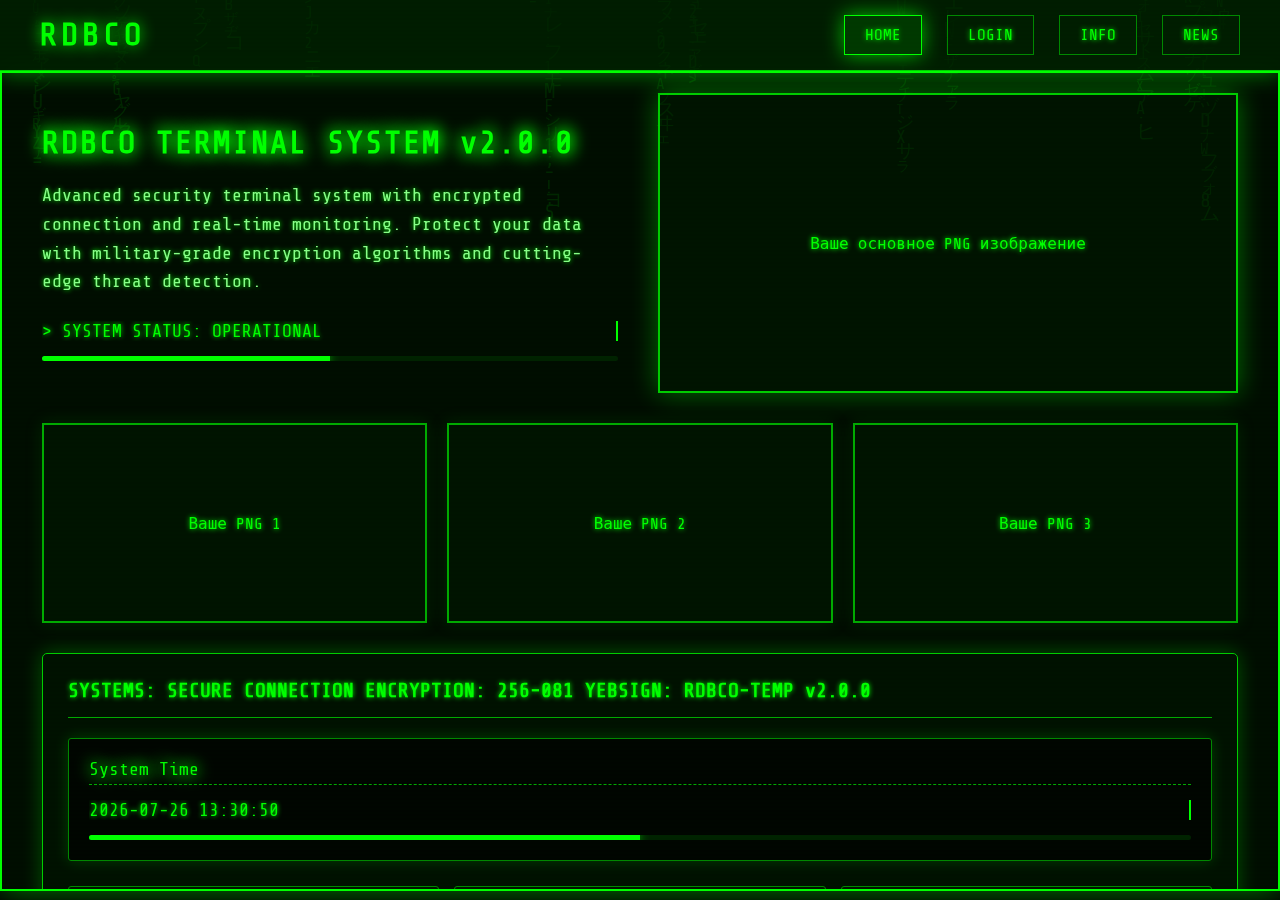
<file: index.html>
<!DOCTYPE html>
<html lang="ru">
<head>
  <meta charset="UTF-8" />
  <meta name="viewport" content="width=device-width, initial-scale=1.0"/>
  <title>RDBCO TERMINAL SYSTEM</title>
  <link href="https://fonts.googleapis.com/css2?family=Share+Tech+Mono&display=swap" rel="stylesheet">
  <link rel="stylesheet" href="styles/main.css">
  <link rel="stylesheet" href="styles/matrix.css">
  <link rel="stylesheet" href="styles/components.css">
</head>
<body>
  <!-- Canvas для Matrix эффекта -->
  <canvas id="matrix-bg"></canvas>
  
  <!-- Верхняя навигация -->
  <div class="nav-top">
    <div class="logo">RDBCO</div>
    <div class="nav-items">
      <div class="nav-item active" data-section="home">Home</div>
      <div class="nav-item" data-section="login">Login</div>
      <div class="nav-item" data-section="info">Info</div>
      <div class="nav-item" data-section="news">News</div>
    </div>
  </div>

  <!-- Основной контейнер -->
  <div class="container">
    <!-- Домашняя секция -->
    <div id="home" class="section active">
      <!-- Герой секция -->
      <div class="hero">
        <div class="hero-text">
          <h1 class="hero-title">RDBCO TERMINAL SYSTEM v2.0.0</h1>
          <p class="hero-description">Advanced security terminal system with encrypted connection and real-time monitoring. Protect your data with military-grade encryption algorithms and cutting-edge threat detection.</p>
          <div class="typing-animation">> SYSTEM STATUS: OPERATIONAL</div>
          <div class="loading-bar"></div>
        </div>
        <div class="hero-image">
          <div class="image-placeholder">Ваше основное PNG изображение</div>
        </div>
      </div>

      <!-- Сетка изображений -->
      <div class="image-grid">
        <div class="grid-item">
          <div class="image-placeholder">Ваше PNG 1</div>
        </div>
        <div class="grid-item">
          <div class="image-placeholder">Ваше PNG 2</div>
        </div>
        <div class="grid-item">
          <div class="image-placeholder">Ваше PNG 3</div>
        </div>
      </div>

      <!-- Контент -->
      <div class="content">
        <div class="header">
          <h2>SYSTEMS: SECURE CONNECTION ENCRYPTION: 256-081 YEBSIGN: RDBCO-TEMP v2.0.0</h2>
        </div>

        <!-- Системное время -->
        <div class="card">
          <div class="card-title">System Time</div>
          <div id="system-time" class="typing-animation">2025-09-05 17:58:42</div>
          <div class="loading-bar"></div>
        </div>

        <!-- Опции -->
        <div class="options">
          <div class="option-item">Uptime</div>
          <div class="option-item">Main 36s</div>
          <div class="option-item">Status</div>
          <div class="option-item">Mode</div>
          <div class="option-item">Security</div>
          <div class="option-item">Integrity</div>
          <div class="option-item">Nominal</div>
          <div class="option-item">Maximum</div>
          <div class="option-item">Verified</div>
        </div>

        <!-- Статистика -->
        <div class="stats">
          <div class="stat">
            <div>CPU Load</div>
            <div class="stat-value" id="cpu-load">29%</div>
          </div>
          <div class="stat">
            <div>Mem</div>
            <div class="stat-value" id="mem-usage">3.7 GB</div>
          </div>
          <div class="stat">
            <div>Net In</div>
            <div class="stat-value" id="net-in">1.5 MB/s</div>
          </div>
          <div class="stat">
            <div>Net Out</div>
            <div class="stat-value" id="net-out">1.7 MB/s</div>
          </div>
        </div>
      </div>
    </div>

    <!-- Секция логина -->
    <div id="login" class="section">
      <h1 class="hero-title">SECURE LOGIN</h1>
      <p class="hero-description">Access restricted areas with your credentials. All login attempts are monitored and logged.</p>
      
      <div class="login-form">
        <div class="form-group">
          <label for="username">Username:</label>
          <input type="text" id="username" placeholder="Enter your username">
        </div>
        <div class="form-group">
          <label for="password">Password:</label>
          <input type="password" id="password" placeholder="Enter your password">
        </div>
        <button class="btn">Authenticate</button>
        <button class="btn btn-secondary">Register</button>
      </div>

      <div class="info-panel">
        <h3 class="info-title">SECURITY NOTICE</h3>
        <p class="info-text">> Ensure you are using a secure connection<br>> Your credentials are encrypted with AES-256<br>> Multiple failed attempts will trigger lockdown</p>
      </div>
    </div>

    <!-- Секция информации -->
    <div id="info" class="section">
      <h1 class="hero-title">SYSTEM INFORMATION</h1>
      
      <div class="hero">
        <div class="hero-text">
          <p class="hero-description">RDBCO Terminal System is a advanced security platform designed for real-time monitoring and threat detection. The system utilizes machine learning algorithms to identify and neutralize potential threats before they can cause harm.</p>
          <div class="typing-animation">> SYSTEM INTEGRITY: 100%</div>
          <div class="loading-bar"></div>
        </div>
        <div class="hero-image">
          <div class="image-placeholder">Ваше информационное PNG</div>
        </div>
      </div>

      <div class="info-panel">
        <h3 class="info-title">TECHNICAL SPECIFICATIONS</h3>
        <p class="info-text">
          > Encryption: AES-256 with elliptic curve cryptography<br>
          > Real-time monitoring: 500+ parameters<br>
          > Threat database: Updated every 5 minutes<br>
          > Response time: &lt;50ms for critical threats<br>
          > Compatibility: Windows, Linux, macOS, Android, iOS
        </p>
      </div>

      <div class="image-grid">
        <div class="grid-item">
          <div class="image-placeholder">Технология 1</div>
        </div>
        <div class="grid-item">
          <div class="image-placeholder">Технология 2</div>
        </div>
        <div class="grid-item">
          <div class="image-placeholder">Технология 3</div>
        </div>
      </div>
    </div>

    <!-- Секция новостей -->
    <div id="news" class="section">
      <h1 class="hero-title">SECURITY NEWS</h1>
      <p class="hero-description">Latest updates from the cybersecurity world. Stay informed about recent threats and vulnerabilities.</p>
      
      <div class="news-container">
        <div class="news-item">
          <div class="news-date">2025-09-05</div>
          <h3 class="news-title">New Zero-Day Vulnerability Discovered</h3>
          <p class="news-content">Security researchers have identified a critical zero-day vulnerability in popular web browsers. RDBCO systems are already protected against this threat.</p>
        </div>
        
        <div class="news-item">
          <div class="news-date">2025-09-03</div>
          <h3 class="news-title">RDBCO System Update v2.0.0 Released</h3>
          <p class="news-content">The latest update includes enhanced threat detection algorithms and improved performance. All users are advised to update immediately.</p>
        </div>
        
        <div class="news-item">
          <div class="news-date">2025-08-28</div>
          <h3 class="news-title">Global Cyber Attack Thwarted</h3>
          <p class="news-content">A coordinated cyber attack targeting financial institutions was prevented by RDBCO systems. No data was compromised.</p>
        </div>
      </div>

      <div class="image-grid">
        <div class="grid-item">
          <div class="image-placeholder">Новость 1</div>
        </div>
        <div class="grid-item">
          <div class="image-placeholder">Новость 2</div>
        </div>
        <div class="grid-item">
          <div class="image-placeholder">Новость 3</div>
        </div>
      </div>
    </div>
  </div>

  <!-- Эффекты -->
  <div class="scanlines"></div>
  <div class="flicker"></div>

  <script src="scripts/matrix.js"></script>
  <script src="scripts/main.js"></script>
</body>
</html>
</file>
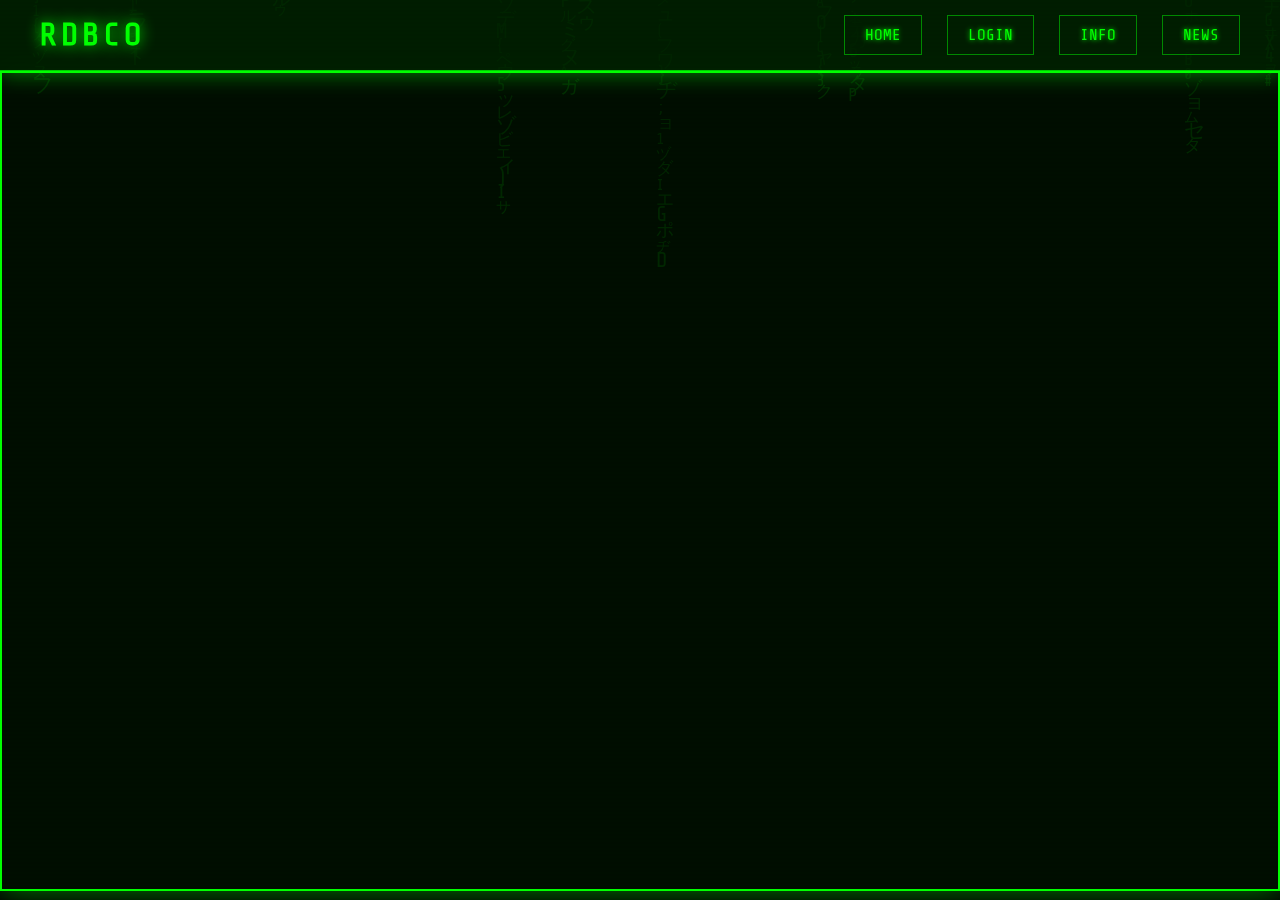
<file: backend/src/main/resources/static/index.html>
<!DOCTYPE html>
<html lang="ru">
<head>
  <meta charset="UTF-8" />
  <meta name="viewport" content="width=device-width, initial-scale=1.0"/>
  <title>RDBCO TERMINAL SYSTEM</title>
  <link href="https://fonts.googleapis.com/css2?family=Share+Tech+Mono&display=swap" rel="stylesheet">
  <link rel="stylesheet" href="styles/main.css">
  <link rel="stylesheet" href="styles/matrix.css">
  <link rel="stylesheet" href="styles/components.css">
  <link rel="stylesheet" href="styles/errors.css"> <!-- Для toast уведомлений -->
</head>
<body>

  <!-- Контейнер для toast уведомлений -->
  <div id="toast-container"></div>

  <!-- Canvas для Matrix эффекта -->
  <canvas id="matrix-bg"></canvas>

  <!-- Верхняя навигация -->
  <div class="nav-top">
    <div class="logo">RDBCO</div>
    <div class="nav-items">
      <div class="nav-item active" data-section="home">Home</div>
      <div class="nav-item" data-section="login">Login</div>
      <div class="nav-item" data-section="info">Info</div>
      <div class="nav-item" data-section="news">News</div>
    </div>
  </div>

  <!-- Основной контейнер -->
  <div class="container">
    <!-- HOME -->
    <div id="home" class="section active">
      <div class="hero">
        <div class="hero-text">
          <h1 class="hero-title">RDBCO TERMINAL SYSTEM v2.0.0</h1>
          <p class="hero-description">Advanced security terminal system with encrypted connection and real-time monitoring. Protect your data with military-grade encryption algorithms and cutting-edge threat detection.</p>
          <div class="typing-animation">> SYSTEM STATUS: OPERATIONAL</div>
          <div class="loading-bar"></div>
        </div>
        <div class="hero-image">
          <div class="image-placeholder">Ваше основное PNG изображение</div>
        </div>
      </div>
      <div class="image-grid">
        <div class="grid-item"><div class="image-placeholder">Ваше PNG 1</div></div>
        <div class="grid-item"><div class="image-placeholder">Ваше PNG 2</div></div>
        <div class="grid-item"><div class="image-placeholder">Ваше PNG 3</div></div>
      </div>
      <div class="content">
        <div class="header">
          <h2>SYSTEMS: SECURE CONNECTION ENCRYPTION: 256-081 YEBSIGN: RDBCO-TEMP v2.0.0</h2>
        </div>
        <div class="card">
          <div class="card-title">System Time</div>
          <div id="system-time" class="typing-animation">2025-09-05 17:58:42</div>
          <div class="loading-bar"></div>
        </div>
        <div class="options">
          <div class="option-item">Uptime</div>
          <div class="option-item">Main 36s</div>
          <div class="option-item">Status</div>
          <div class="option-item">Mode</div>
          <div class="option-item">Security</div>
          <div class="option-item">Integrity</div>
          <div class="option-item">Nominal</div>
          <div class="option-item">Maximum</div>
          <div class="option-item">Verified</div>
        </div>
        <div class="stats">
          <div class="stat"><div>CPU Load</div><div class="stat-value" id="cpu-load">29%</div></div>
          <div class="stat"><div>Mem</div><div class="stat-value" id="mem-usage">3.7 GB</div></div>
          <div class="stat"><div>Net In</div><div class="stat-value" id="net-in">1.5 MB/s</div></div>
          <div class="stat"><div>Net Out</div><div class="stat-value" id="net-out">1.7 MB/s</div></div>
        </div>
      </div>
    </div>

    <!-- LOGIN -->
    <div id="login" class="section">
      <h1 class="hero-title" id="login-title">SECURE LOGIN</h1>
      <p class="hero-description" id="login-desc">Access restricted areas with your credentials. All login attempts are monitored and logged.</p>
      <div class="login-form" id="login-form">
        <div class="form-group">
          <label for="username">Username:</label>
          <input type="text" id="username" placeholder="Enter your username">
        </div>
        <div class="form-group">
          <label for="password">Password:</label>
          <input type="password" id="password" placeholder="Enter your password">
        </div>
        <button class="btn aut">Authenticate</button>
        <button class="btn reg" id="show-register">Register</button>
      </div>
      <div class="login-form" id="register-form" style="display:none;">
        <div class="form-group">
          <label for="reg-username">Username:</label>
          <input type="text" id="reg-username" placeholder="Choose a username">
        </div>
        <div class="form-group">
          <label for="reg-email">Email:</label>
          <input type="email" id="reg-email" placeholder="Enter your email">
        </div>
        <div class="form-group">
          <label for="reg-password">Password:</label>
          <input type="password" id="reg-password" placeholder="Choose a password">
        </div>
        <button class="btn reg">Register</button>
        <button class="btn aut" id="back-to-login">Back to Login</button>
      </div>
      <div class="info-panel">
        <h3 class="info-title">SECURITY NOTICE</h3>
        <p class="info-text">> Ensure you are using a secure connection<br>> Your credentials are encrypted with AES-256<br>> Multiple failed attempts will trigger lockdown</p>
      </div>
    </div>

    <!-- INFO -->
    <div id="info" class="section">
      <h1 class="hero-title">SYSTEM INFORMATION</h1>
      <div class="hero">
        <div class="hero-text">
          <p class="hero-description">RDBCO Terminal System is a advanced security platform designed for real-time monitoring and threat detection. The system utilizes machine learning algorithms to identify and neutralize potential threats before they can cause harm.</p>
          <div class="typing-animation">> SYSTEM INTEGRITY: 100%</div>
          <div class="loading-bar"></div>
        </div>
        <div class="hero-image">
          <div class="image-placeholder">Ваше информационное PNG</div>
        </div>
      </div>
      <div class="info-panel">
        <h3 class="info-title">TECHNICAL SPECIFICATIONS</h3>
        <p class="info-text">
          > Encryption: AES-256 with elliptic curve cryptography<br>
          > Real-time monitoring: 500+ parameters<br>
          > Threat database: Updated every 5 minutes<br>
          > Response time: &lt;50ms for critical threats<br>
          > Compatibility: Windows, Linux, macOS, Android, iOS
        </p>
      </div>
      <div class="image-grid">
        <div class="grid-item"><div class="image-placeholder">Технология 1</div></div>
        <div class="grid-item"><div class="image-placeholder">Технология 2</div></div>
        <div class="grid-item"><div class="image-placeholder">Технология 3</div></div>
      </div>
    </div>

    <!-- NEWS -->
    <div id="news" class="section">
      <h1 class="hero-title">SECURITY NEWS</h1>
      <p class="hero-description">Latest updates from the cybersecurity world. Stay informed about recent threats and vulnerabilities.</p>
      <div class="news-container">
        <div class="news-item">
          <div class="news-date">2025-09-05</div>
          <h3 class="news-title">New Zero-Day Vulnerability Discovered</h3>
          <p class="news-content">Security researchers have identified a critical zero-day vulnerability in popular web browsers. RDBCO systems are already protected against this threat.</p>
        </div>
        <div class="news-item">
          <div class="news-date">2025-09-03</div>
          <h3 class="news-title">RDBCO System Update v2.0.0 Released</h3>
          <p class="news-content">The latest update includes enhanced threat detection algorithms and improved performance. All users are advised to update immediately.</p>
        </div>
        <div class="news-item">
          <div class="news-date">2025-08-28</div>
          <h3 class="news-title">Global Cyber Attack Thwarted</h3>
          <p class="news-content">A coordinated cyber attack targeting financial institutions was prevented by RDBCO systems. No data was compromised.</p>
        </div>
      </div>
      <div class="image-grid">
        <div class="grid-item"><div class="image-placeholder">Новость 1</div></div>
        <div class="grid-item"><div class="image-placeholder">Новость 2</div></div>
        <div class="grid-item"><div class="image-placeholder">Новость 3</div></div>
      </div>
    </div>
  </div>

  <!-- Эффекты -->
  <div class="scanlines"></div>
  <div class="flicker"></div>

  <!-- Скрипты -->
  <script src="scripts/matrix.js"></script>
  <script src="scripts/main.js"></script> <!-- JS с showToast -->

  <!-- Скрипт переключения формы логин/регистрация -->
  <script>
    const loginForm = document.getElementById("login-form");
    const registerForm = document.getElementById("register-form");
    const title = document.getElementById("login-title");
    const desc = document.getElementById("login-desc");

    document.getElementById("show-register").addEventListener("click", () => {
      loginForm.style.display = "none";
      registerForm.style.display = "block";
      title.textContent = "REGISTER";
      desc.textContent = "Create your secure account to access the system.";
    });

    document.getElementById("back-to-login").addEventListener("click", () => {
      registerForm.style.display = "none";
      loginForm.style.display = "block";
      title.textContent = "SECURE LOGIN";
      desc.textContent = "Access restricted areas with your credentials. All login attempts are monitored and logged.";
    });
  </script>
</body>
</html>
</file>
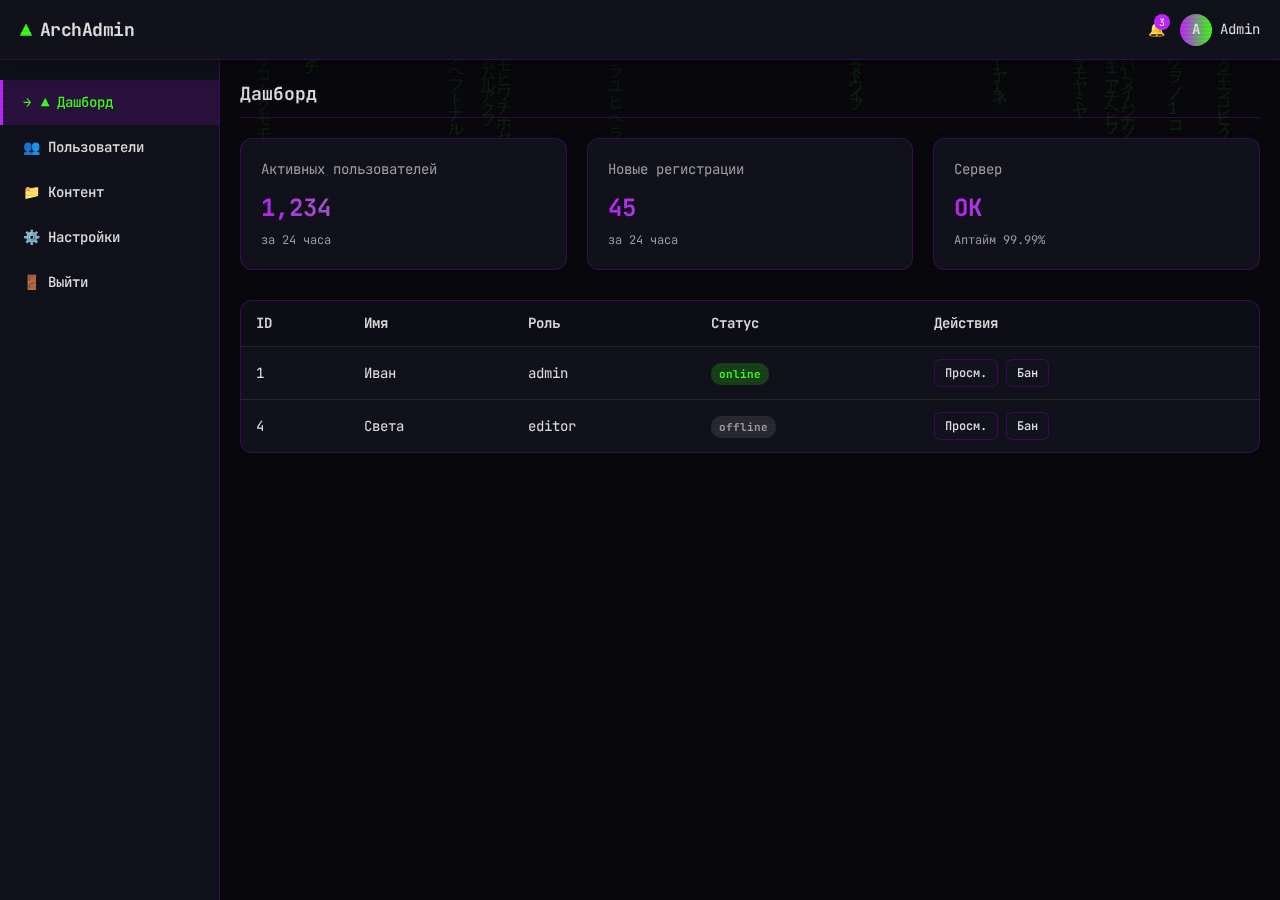
<file: admin/admin.html>
<!DOCTYPE html>
<html lang="ru">
<head>
  <meta charset="UTF-8">
  <meta name="viewport" content="width=device-width, initial-scale=1.0">
  <title>Admin Panel — Arch/Hyprland Style</title>
  <link href="https://fonts.googleapis.com/css2?family=JetBrains+Mono:wght@300;400;600;700&display=swap" rel="stylesheet">
  <style>
    :root {
      --tox-bg: #0a0a0f;
      --tox-surface: rgba(19, 19, 32, 0.85);
      --tox-purple: #c124ff;
      --tox-green: #39ff14;
      --tox-cyan: #00f5d4;
      --tox-grad: linear-gradient(90deg, var(--tox-purple), var(--tox-green));
      --tox-grad-vertical: linear-gradient(180deg, var(--tox-purple), var(--tox-green));
      --tox-border: rgba(152, 0, 212, 0.3);
      --tox-glow: 0 0 10px rgba(94, 250, 66, 0.849), 0 0 20px rgba(188, 19, 254, 0.5);
      --tox-text: #e0e0e0;
      --tox-muted: #a0a0a0;
      --tox-radius: 12px;
      --tox-font: 'JetBrains Mono', 'Fira Code', monospace;
    }

    * {
      margin: 0;
      padding: 0;
      box-sizing: border-box;
    }

    body {
      background-color: var(--tox-bg);
      color: var(--tox-text);
      font-family: var(--tox-font);
      font-size: 14px;
      line-height: 1.5;
      overflow-x: hidden;
      min-height: 100vh;
      position: relative;
    }

    /* Эффект scanlines */
    body::before {
      content: '';
      position: fixed;
      top: 0;
      left: 0;
      width: 100%;
      height: 100%;
      background: linear-gradient(rgba(18, 16, 16, 0) 50%, rgba(0, 0, 0, 0.25) 50%);
      background-size: 100% 4px;
      z-index: 100;
      pointer-events: none;
      opacity: 0.2;
    }

    /* Matrix canvas */
    #matrix-bg {
      position: fixed;
      top: 0;
      left: 0;
      width: 100%;
      height: 100%;
      z-index: -2;
      opacity: 0.15;
    }

    /* Контейнер админ-панели */
    .admin-container {
      display: grid;
      grid-template-columns: 220px 1fr;
      grid-template-rows: 60px 1fr;
      min-height: 100vh;
    }

    /* Верхняя панель */
    .header {
      grid-column: 1 / -1;
      background: var(--tox-surface);
      backdrop-filter: blur(10px);
      border-bottom: 1px solid var(--tox-border);
      display: flex;
      align-items: center;
      justify-content: space-between;
      padding: 0 20px;
      box-shadow: 0 2px 15px rgba(0, 0, 0, 0.5);
      z-index: 10;
    }

    .logo {
      font-weight: 700;
      font-size: 18px;
      display: flex;
      align-items: center;
      letter-spacing: -0.5px;
    }

    .logo::before {
      content: "▲";
      margin-right: 8px;
      color: var(--tox-green);
      font-size: 20px;
    }

    .user-menu {
      display: flex;
      align-items: center;
      gap: 15px;
    }

    .notifications {
      position: relative;
      cursor: pointer;
    }

    .badge {
      position: absolute;
      top: -5px;
      right: -5px;
      background: var(--tox-purple);
      color: white;
      border-radius: 50%;
      width: 16px;
      height: 16px;
      font-size: 10px;
      display: flex;
      align-items: center;
      justify-content: center;
    }

    .user-info {
      display: flex;
      align-items: center;
      gap: 8px;
      cursor: pointer;
    }

    .avatar {
      width: 32px;
      height: 32px;
      border-radius: 50%;
      background: var(--tox-grad);
      display: flex;
      align-items: center;
      justify-content: center;
      font-weight: bold;
    }

    /* Сайдбар */
    .sidebar {
      background: var(--tox-surface);
      backdrop-filter: blur(10px);
      border-right: 1px solid var(--tox-border);
      padding: 20px 0;
      height: calc(100vh - 60px);
      position: sticky;
      top: 60px;
      overflow-y: auto;
    }

    .nav-item {
      padding: 12px 20px;
      display: flex;
      align-items: center;
      gap: 10px;
      cursor: pointer;
      transition: all 0.3s ease;
      border-left: 3px solid transparent;
      font-weight: 500;
    }

    .nav-item:hover {
      background: rgba(188, 19, 254, 0.1);
      border-left: 3px solid var(--tox-purple);
    }

    .nav-item.active {
      background: rgba(188, 19, 254, 0.15);
      border-left: 3px solid var(--tox-purple);
      color: var(--tox-green);
    }

    .nav-item.active::before {
      content: "→";
      color: var(--tox-green);
    }

    /* Основное содержимое */
    .main-content {
      padding: 20px;
      position: relative;
    }

    .view {
      display: none;
    }

    .view.active {
      display: block;
      animation: fadeIn 0.3s ease;
    }

    @keyframes fadeIn {
      from { opacity: 0; transform: translateY(10px); }
      to { opacity: 1; transform: translateY(0); }
    }

    .section-title {
      margin-bottom: 20px;
      padding-bottom: 10px;
      border-bottom: 1px solid var(--tox-border);
      font-size: 18px;
      font-weight: 600;
      display: flex;
      align-items: center;
      justify-content: space-between;
    }

    /* Карточки */
    .card-grid {
      display: grid;
      grid-template-columns: repeat(auto-fill, minmax(250px, 1fr));
      gap: 20px;
      margin-bottom: 30px;
    }

    .card {
      background: var(--tox-surface);
      border: 1px solid var(--tox-border);
      border-radius: var(--tox-radius);
      padding: 20px;
      transition: all 0.3s ease;
      box-shadow: 0 4px 12px rgba(0, 0, 0, 0.2);
      backdrop-filter: blur(10px);
    }

    .card:hover {
      transform: translateY(-5px);
      box-shadow: var(--tox-glow);
    }

    .card-title {
      font-size: 14px;
      color: var(--tox-muted);
      margin-bottom: 10px;
    }

    .card-value {
      font-size: 24px;
      font-weight: bold;
      background: var(--tox-grad);
      -webkit-background-clip: text;
      background-clip: text;
      color: transparent;
    }

    .card-sub {
      font-size: 12px;
      color: var(--tox-muted);
      margin-top: 5px;
    }

    /* Таблицы */
    .table-container {
      background: var(--tox-surface);
      border: 1px solid var(--tox-border);
      border-radius: var(--tox-radius);
      overflow: hidden;
      margin-bottom: 20px;
      box-shadow: 0 4px 12px rgba(0, 0, 0, 0.2);
      backdrop-filter: blur(10px);
    }

    table {
      width: 100%;
      border-collapse: collapse;
    }

    th, td {
      padding: 12px 15px;
      text-align: left;
      border-bottom: 1px solid rgba(255, 255, 255, 0.1);
    }

    th {
      background: rgba(0, 0, 0, 0.2);
      font-weight: 600;
    }

    tr:last-child td {
      border-bottom: none;
    }

    tr:hover {
      background: rgba(188, 19, 254, 0.05);
    }

    /* Кнопки */
    .btn {
      padding: 8px 16px;
      border: none;
      border-radius: 6px;
      background: var(--tox-surface);
      color: var(--tox-text);
      font-family: var(--tox-font);
      font-size: 13px;
      cursor: pointer;
      transition: all 0.2s ease;
      border: 1px solid var(--tox-border);
      font-weight: 500;
    }

    .btn:hover {
      background: rgba(188, 19, 254, 0.1);
      box-shadow: 0 0 10px rgba(188, 19, 254, 0.3);
    }

    .btn-primary {
      background: var(--tox-grad);
      color: black;
      font-weight: bold;
      border: none;
    }

    .btn-primary:hover {
      box-shadow: var(--tox-glow);
      transform: translateY(-2px);
    }

    .btn-sm {
      padding: 5px 10px;
      font-size: 12px;
    }

    /* Формы */
    .form-group {
      margin-bottom: 15px;
    }

    .form-label {
      display: block;
      margin-bottom: 5px;
      font-size: 13px;
      color: var(--tox-muted);
    }

    .form-input {
      width: 100%;
      padding: 10px;
      border-radius: 6px;
      background: rgba(0, 0, 0, 0.2);
      border: 1px solid var(--tox-border);
      color: var(--tox-text);
      font-family: var(--tox-font);
    }

    .form-input:focus {
      outline: none;
      border-color: var(--tox-purple);
      box-shadow: 0 0 0 2px rgba(188, 19, 254, 0.3);
    }

    /* Бейджи */
    .status-badge {
      padding: 4px 8px;
      border-radius: 10px;
      font-size: 11px;
      font-weight: bold;
    }

    .status-online {
      background: rgba(57, 255, 20, 0.2);
      color: var(--tox-green);
    }

    .status-offline {
      background: rgba(255, 255, 255, 0.1);
      color: var(--tox-muted);
    }

    /* Анимации */
    @keyframes glow {
      0% { box-shadow: 0 0 5px var(--tox-purple); }
      50% { box-shadow: 0 0 20px var(--tox-purple), 0 0 30px var(--tox-green); }
      100% { box-shadow: 0 0 5px var(--tox-purple); }
    }

    .glow-effect {
      animation: glow 2s infinite;
    }

    /* Адаптивность */
    @media (max-width: 768px) {
      .admin-container {
        grid-template-columns: 1fr;
      }
      
      .sidebar {
        display: none;
      }
      
      .card-grid {
        grid-template-columns: 1fr;
      }
    }
  </style>
</head>
<body>
  <!-- Matrix эффект -->
  <canvas id="matrix-bg"></canvas>

  <div class="admin-container">
    <!-- Верхняя панель -->
    <header class="header">
      <div class="logo">ArchAdmin</div>
      <div class="user-menu">
        <div class="notifications">
          🔔
          <span class="badge">3</span>
        </div>
        <div class="user-info">
          <div class="avatar">A</div>
          <span>Admin</span>
        </div>
      </div>
    </header>

    <!-- Сайдбар -->
    <aside class="sidebar">
      <div class="nav-item active" data-view="dashboard">▲ Дашборд</div>
      <div class="nav-item" data-view="users">👥 Пользователи</div>
      <div class="nav-item" data-view="content">📁 Контент</div>
      <div class="nav-item" data-view="settings">⚙️ Настройки</div>
      <div class="nav-item">🚪 Выйти</div>
    </aside>

    <!-- Основное содержимое -->
    <main class="main-content">
      <!-- Дашборд -->
      <section id="dashboard" class="view active">
        <h2 class="section-title">Дашборд</h2>
        
        <div class="card-grid">
          <div class="card">
            <div class="card-title">Активных пользователей</div>
            <div class="card-value">1,234</div>
            <div class="card-sub">за 24 часа</div>
          </div>
          
          <div class="card">
            <div class="card-title">Новые регистрации</div>
            <div class="card-value">45</div>
            <div class="card-sub">за 24 часа</div>
          </div>
          
          <div class="card glow-effect">
            <div class="card-title">Сервер</div>
            <div class="card-value">OK</div>
            <div class="card-sub">Аптайм 99.99%</div>
          </div>
        </div>
        
        <div class="table-container">
          <table>
            <thead>
              <tr>
                <th>ID</th>
                <th>Имя</th>
                <th>Роль</th>
                <th>Статус</th>
                <th>Действия</th>
              </tr>
            </thead>
            <tbody>
              <tr>
                <td>1</td>
                <td>Иван</td>
                <td>admin</td>
                <td><span class="status-badge status-online">online</span></td>
                <td>
                  <button class="btn btn-sm">Просм.</button>
                  <button class="btn btn-sm">Бан</button>
                </td>
              </tr>
              <tr>
                <td>4</td>
                <td>Света</td>
                <td>editor</td>
                <td><span class="status-badge status-offline">offline</span></td>
                <td>
                  <button class="btn btn-sm">Просм.</button>
                  <button class="btn btn-sm">Бан</button>
                </td>
              </tr>
            </tbody>
          </table>
        </div>
      </section>

      <!-- Пользователи -->
      <section id="users" class="view">
        <h2 class="section-title">
          Пользователи
          <button class="btn btn-primary">Добавить пользователя</button>
        </h2>
        
        <div class="table-container">
          <table>
            <thead>
              <tr>
                <th>ID</th>
                <th>Имя</th>
                <th>Почта</th>
                <th>Роль</th>
                <th>Статус</th>
                <th>Действия</th>
              </tr>
            </thead>
            <tbody>
              <tr>
                <td>1</td>
                <td>Иван</td>
                <td>ivan@example.com</td>
                <td>admin</td>
                <td><span class="status-badge status-online">online</span></td>
                <td>
                  <button class="btn btn-sm">Просм.</button>
                  <button class="btn btn-sm">Бан</button>
                </td>
              </tr>
              <tr>
                <td>4</td>
                <td>Света</td>
                <td>sveta@example.com</td>
                <td>editor</td>
                <td><span class="status-badge status-offline">offline</span></td>
                <td>
                  <button class="btn btn-sm">Просм.</button>
                  <button class="btn btn-sm">Бан</button>
                </td>
              </tr>
            </tbody>
          </table>
        </div>
        
        <div class="card">
          <h3 style="margin-bottom: 15px;">Фильтры</h3>
          <div class="form-group">
            <label class="form-label">Роль</label>
            <select class="form-input">
              <option>Все</option>
              <option>admin</option>
              <option>editor</option>
            </select>
          </div>
          <div style="display: flex; gap: 10px;">
            <button class="btn">Применить</button>
            <button class="btn">Сбросить</button>
          </div>
        </div>
      </section>

      <!-- Контент -->
      <section id="content" class="view">
        <h2 class="section-title">
          Контент
          <div>
            <button class="btn btn-primary">Новая запись</button>
            <button class="btn">Импорт</button>
          </div>
        </h2>
        
        <div class="card-grid">
          <div class="card">
            <div class="card-title">Пост: Как сделать крутой UI</div>
            <div class="card-sub">черновик — 2025-08-30</div>
          </div>
          <div class="card">
            <div class="card-title">Статья: Новости проекта</div>
            <div class="card-sub">опубликовано — 2025-08-21</div>
          </div>
        </div>
        
        <div class="card">
          <h3 style="margin-bottom: 15px;">Управление медиа</h3>
          <p style="color: var(--tox-muted); margin-bottom: 15px;">
            Загрузки, галерея и быстрые правки записей.
          </p>
          <div style="display: flex; gap: 10px;">
            <button class="btn">Загрузить</button>
            <button class="btn">Удалить выбранное</button>
          </div>
        </div>
      </section>

      <!-- Настройки -->
      <section id="settings" class="view">
        <h2 class="section-title">
          Настройки
          <button class="btn btn-primary">Сохранить</button>
        </h2>
        
        <div class="card">
          <h3 style="margin-bottom: 15px;">Общие</h3>
          <div class="form-group">
            <label class="form-label">Название сайта</label>
            <input class="form-input" value="Dih project">
          </div>
          <div class="form-group">
            <label class="form-label">Локаль</label>
            <select class="form-input">
              <option>ru</option>
              <option>en</option>
            </select>
          </div>
          <div class="form-group">
            <label class="form-label">Режим</label>
            <div style="display: flex; align-items: center; gap: 10px;">
              <div style="width: 50px; height: 24px; background: var(--tox-grad); border-radius: 12px; position: relative;">
                <div style="width: 20px; height: 20px; background: white; border-radius: 50%; position: absolute; top: 2px; right: 2px;"></div>
              </div>
              <span>Включено</span>
            </div>
          </div>
        </div>
      </section>
    </main>
  </div>

  <script>
    document.addEventListener('DOMContentLoaded', function() {
      // Matrix эффект
      const canvas = document.getElementById('matrix-bg');
      const ctx = canvas.getContext('2d');
      
      // Установка размера canvas
      canvas.width = window.innerWidth;
      canvas.height = window.innerHeight;
      
      // Символы для Matrix эффекта
      const matrixChars = '01アイウエオカキクケコサシスセソタチツテトナニヌネノハヒフヘホマミムメモヤユヨラリルレロワヲン';
      const fontSize = 16;
      const columns = Math.floor(canvas.width / fontSize);
      
      // Массив для хранения позиции Y каждой колонки
      const drops = [];
      // Массив для хранения скорости каждой колонки
      const speeds = [];
      
      for (let i = 0; i < columns; i++) {
        drops[i] = Math.random() * -100; // Начинаем выше экрана
        speeds[i] = Math.random() * 0.5 + 0.5; // Разная скорость
      }
      
      // Функция рисования Matrix эффекта
      function draw() {
        // Полупрозрачный черный фон для эффекта исчезновения
        ctx.fillStyle = 'rgba(10, 10, 15, 0.05)';
        ctx.fillRect(0, 0, canvas.width, canvas.height);
        
        // Цвет текста - токсичный зеленый
        ctx.font = `${fontSize}px 'JetBrains Mono'`;
        
        for (let i = 0; i < drops.length; i++) {
          // Случайный символ
          const text = matrixChars.charAt(Math.floor(Math.random() * matrixChars.length));
          
          // Градиентная яркость (верх ярче, низ темнее)
          const brightness = Math.max(50, 200 - (drops[i] * 1.5));
          ctx.fillStyle = `rgb(${57 * brightness/255}, ${255 * brightness/255}, ${20 * brightness/255})`;
          
          // Рисуем символ
          ctx.fillText(text, i * fontSize, drops[i] * fontSize);
          
          // Сброс капли, если она достигла низа
          if (drops[i] * fontSize > canvas.height && Math.random() > 0.975) {
            drops[i] = Math.random() * -50;
            speeds[i] = Math.random() * 0.5 + 0.5;
          }
          
          // Перемещение капли вниз
          drops[i] += speeds[i];
        }
      }
      
      // Запуск анимации
      setInterval(draw, 33);
      
      // Обработчик изменения размера окна
      window.addEventListener('resize', function() {
        canvas.width = window.innerWidth;
        canvas.height = window.innerHeight;
        
        // Пересчет колонок
        const newColumns = Math.floor(canvas.width / fontSize);
        
        // Обновление массивов
        if (newColumns > columns) {
          for (let i = columns; i < newColumns; i++) {
            drops[i] = Math.random() * -100;
            speeds[i] = Math.random() * 0.5 + 0.5;
          }
        } else {
          drops.length = newColumns;
          speeds.length = newColumns;
        }
      });

      // Переключение между вкладками
      const navItems = document.querySelectorAll('.nav-item');
      const views = document.querySelectorAll('.view');

      navItems.forEach(item => {
        item.addEventListener('click', function() {
          const viewId = this.getAttribute('data-view');
          if (!viewId) return;
          
          // Активируем выбранную вкладку
          navItems.forEach(nav => nav.classList.remove('active'));
          this.classList.add('active');
          
          // Показываем выбранное представление
          views.forEach(view => view.classList.remove('active'));
          document.getElementById(viewId).classList.add('active');
        });
      });

      // Эффекты при наведении на кнопки
      const buttons = document.querySelectorAll('.btn');
      buttons.forEach(btn => {
        btn.addEventListener('mouseenter', function() {
          this.style.transform = 'translateY(-2px)';
        });
        
        btn.addEventListener('mouseleave', function() {
          this.style.transform = 'translateY(0)';
        });
      });
    });
  </script>
</body>
</html>
</file>
<file: styles/main.css>
* {
  margin: 0;
  padding: 0;
  box-sizing: border-box;
}

body {
  background-color: #000;
  color: #0f0;
  font-family: 'Share Tech Mono', monospace;
  height: 100vh;
  overflow: hidden;
  position: relative;
  text-shadow: 0 0 5px #0f0; /* Легкое свечение текста */
}

/* Усиливаем контрастность важных элементов */
.hero-title, .card-title, .info-title, .news-title {
  text-shadow: 0 0 10px #0f0, 0 0 15px #0f0;
}

.nav-top {
  border-bottom: 2px solid #00ff00; /* Более яркая граница */
  box-shadow: 0 5px 20px rgba(0, 255, 0, 0.5);
}

/* Эффект сканирования */
.scanlines {
  position: fixed;
  top: 0;
  left: 0;
  width: 100%;
  height: 100%;
  background: linear-gradient(to bottom, 
    rgba(0, 255, 0, 0.03) 50%, 
    rgba(0, 0, 0, 0) 50%);
  background-size: 100% 4px;
  pointer-events: none;
  z-index: 100;
  opacity: 0.2;
}

/* Эффект мерцания */
.flicker {
  position: fixed;
  top: 0;
  left: 0;
  width: 100%;
  height: 100%;
  pointer-events: none;
  z-index: 101;
  animation: flicker 10s infinite;
}

@keyframes flicker {
  0%, 19%, 21%, 23%, 25%, 54%, 56%, 100% {
    opacity: 0.1;
  }
  20%, 24%, 55% {
    opacity: 0.3;
  }

  
}
</file>
<file: styles/matrix.css>
#matrix-bg {
  position: fixed;
  top: 0;
  left: 0;
  width: 100%;
  height: 100%;
  z-index: -1;
  opacity: 20; /* Оптимальная видимость */
}

/* Улучшаем читаемость контента поверх Matrix */
.container {
  position: relative;
  z-index: 1;
  background: rgba(0, 15, 0, 0.85);
  border: 2px solid #00ff00;
  box-shadow: 0 0 40px rgba(0, 255, 0, 0.4);
}

.nav-top {
  position: relative;
  z-index: 2;
  background: rgba(0, 30, 0, 0.95);
}
</file>
<file: styles/components.css>
/* Верхняя навигация */
.nav-top {
  display: flex;
  justify-content: space-between;
  align-items: center;
  padding: 15px 40px;
  background: rgba(0, 20, 0, 0.9);
  border-bottom: 1px solid #00cc00;
  box-shadow: 0 0 20px rgba(0, 255, 0, 0.4);
  position: relative;
  z-index: 10;
}

.logo {
  color: #0f0;
  font-size: 32px;
  letter-spacing: 4px;
  text-shadow: 0 0 15px #0f0;
  animation: glow 2s infinite alternate;
  font-weight: bold;
}

@keyframes glow {
  from {
    text-shadow: 0 0 5px #0f0;
  }
  to {
    text-shadow: 0 0 20px #0f0, 0 0 30px #0f0;
  }
}

.nav-items {
  display: flex;
  gap: 25px;
}

.nav-item {
  padding: 10px 20px;
  background: rgba(0, 30, 0, 0.7);
  color: #0f0;
  border: 1px solid #008800;
  cursor: pointer;
  text-align: center;
  transition: all 0.3s ease;
  position: relative;
  overflow: hidden;
  font-size: 16px;
  text-transform: uppercase;
}

.nav-item:hover {
  background: rgba(0, 50, 0, 0.8);
  box-shadow: 0 0 15px rgba(0, 255, 0, 0.6);
  transform: translateY(-3px);
}

.nav-item.active {
  background: rgba(0, 60, 0, 0.9);
  box-shadow: 0 0 20px rgba(0, 255, 0, 0.7);
  border-color: #00ff00;
}

.nav-item::after {
  content: '';
  position: absolute;
  top: 0;
  left: -100%;
  width: 100%;
  height: 100%;
  background: linear-gradient(90deg, transparent, rgba(0, 255, 0, 0.4), transparent);
  transition: 0.5s;
}

.nav-item:hover::after {
  left: 100%;
}

/* Основной контейнер */
.container {
  padding: 20px 40px; /* Уменьшил верхний отступ */
  height: calc(100vh - 80px); /* Соответственно уменьшил высоту */
  display: flex;
  flex-direction: column;
  gap: 25px;
  background: rgba(0, 10, 0, 0.7);
  overflow-y: auto;
}

/* Герой секция */
.hero {
  display: flex;
  gap: 40px;
  margin-bottom: 30px;
  align-items: center;
}

.hero-text {
  flex: 1;
}

.hero-title {
  font-size: 32px;
  color: #0f0;
  margin-bottom: 20px;
  text-shadow: 0 0 10px #0f0;
  letter-spacing: 2px;
}

.hero-description {
  font-size: 18px;
  line-height: 1.6;
  color: #8f8;
  margin-bottom: 25px;
}

.hero-image {
  flex: 1;
  border: 2px solid #00cc00;
  box-shadow: 0 0 25px rgba(0, 255, 0, 0.4);
  height: 300px;
  display: flex;
  align-items: center;
  justify-content: center;
  background: rgba(0, 30, 0, 0.4);
  overflow: hidden;
  position: relative;
}

.hero-image img {
  max-width: 100%;
  max-height: 100%;
  object-fit: contain;
}

.image-placeholder {
  color: #0f0;
  text-align: center;
  padding: 20px;
  font-size: 16px;
}

/* Контент */
.content {
  background: rgba(0, 20, 0, 0.6);
  border: 1px solid #00cc00;
  box-shadow: 0 0 20px rgba(0, 255, 0, 0.3);
  border-radius: 5px;
  padding: 25px;
  display: flex;
  flex-direction: column;
  overflow: hidden;
  position: relative;
}

.header {
  border-bottom: 1px solid #00aa00;
  padding-bottom: 15px;
  margin-bottom: 20px;
  text-shadow: 0 0 5px #0f0;
}

.header h2 {
  font-size: 20px;
  color: #0f0;
  animation: textScroll 25s linear infinite;
  white-space: nowrap;
}

@keyframes textScroll {
  0% {
    transform: translateX(100%);
  }
  100% {
    transform: translateX(-100%);
  }
}

/* Карточки */
.card {
  background: rgba(0, 0, 0, 0.7);
  border: 1px solid #008800;
  padding: 20px;
  margin-bottom: 25px;
  box-shadow: 0 0 15px rgba(0, 255, 0, 0.2);
  transition: all 0.3s ease;
  border-radius: 3px;
}

.card:hover {
  box-shadow: 0 0 20px rgba(0, 255, 0, 0.5);
  transform: translateY(-5px);
}

.card-title {
  color: #0f0;
  margin-bottom: 15px;
  font-size: 18px;
  text-shadow: 0 0 5px #0f0;
  border-bottom: 1px dashed #00aa00;
  padding-bottom: 5px;
}

/* Опции */
.options {
  display: grid;
  grid-template-columns: repeat(3, 1fr);
  gap: 15px;
  margin-bottom: 25px;
}

.option-item {
  padding: 12px 10px;
  background: rgba(0, 20, 0, 0.8);
  border: 1px solid #008800;
  text-align: center;
  font-size: 16px;
  cursor: pointer;
  transition: all 0.3s ease;
  border-radius: 3px;
}

.option-item:hover {
  background: rgba(0, 40, 0, 0.9);
  box-shadow: 0 0 15px rgba(0, 255, 0, 0.4);
  transform: scale(1.05);
}

/* Статистика */
.stats {
  display: grid;
  grid-template-columns: repeat(4, 1fr);
  gap: 20px;
}

.stat {
  background: rgba(0, 0, 0, 0.7);
  border: 1px solid #008800;
  padding: 20px 15px;
  text-align: center;
  transition: all 0.3s ease;
  border-radius: 3px;
}

.stat:hover {
  box-shadow: 0 0 20px rgba(0, 255, 0, 0.4);
  transform: scale(1.05);
}

.stat-value {
  color: #0f0;
  font-size: 28px;
  margin-top: 15px;
  text-shadow: 0 0 10px #0f0;
  font-weight: bold;
}

/* Анимация печатающего текста */
.typing-animation {
  overflow: hidden;
  border-right: 2px solid #0f0;
  white-space: nowrap;
  animation: typing 4s steps(50, end), blink-caret 0.8s step-end infinite;
  font-size: 18px;
}

@keyframes typing {
  from { width: 0 }
  to { width: 100% }
}

@keyframes blink-caret {
  from, to { border-color: transparent }
  50% { border-color: #0f0 }
}

/* Эффект загрузки */
.loading-bar {
  height: 5px;
  width: 100%;
  background: #002200;
  margin-top: 15px;
  position: relative;
  overflow: hidden;
  border-radius: 3px;
}

.loading-bar::after {
  content: '';
  position: absolute;
  height: 100%;
  width: 50%;
  background: #0f0;
  animation: loading 2.5s infinite ease-in-out;
  box-shadow: 0 0 10px #0f0;
}

@keyframes loading {
  0% { left: -50%; }
  100% { left: 150%; }
}

/* Секции */
.section {
  display: none;
  animation: fadeIn 0.5s ease;
}

@keyframes fadeIn {
  from { opacity: 0; }
  to { opacity: 1; }
}

.section.active {
  display: block;
}

/* Грид с изображениями */
.image-grid {
  display: grid;
  grid-template-columns: repeat(3, 1fr);
  gap: 20px;
  margin: 30px 0;
}

.grid-item {
  border: 2px solid #00aa00;
  height: 200px;
  display: flex;
  align-items: center;
  justify-content: center;
  background: rgba(0, 30, 0, 0.4);
  overflow: hidden;
  transition: all 0.3s ease;
  box-shadow: 0 0 15px rgba(0, 100, 0, 0.3);
}

.grid-item:hover {
  transform: scale(1.05);
  box-shadow: 0 0 25px rgba(0, 255, 0, 0.5);
}

/* Форма логина */
.login-form {
  max-width: 500px;
  margin: 0 auto;
  padding: 30px;
  background: rgba(0, 0, 0, 0.7);
  border: 1px solid #00aa00;
  border-radius: 5px;
  box-shadow: 0 0 20px rgba(0, 100, 0, 0.4);
}

.form-group {
  margin-bottom: 20px;
}

.form-group label {
  display: block;
  margin-bottom: 8px;
  color: #0f0;
}

.form-group input {
  width: 100%;
  padding: 12px;
  background: rgba(0, 30, 0, 0.5);
  border: 1px solid #008800;
  color: #0f0;
  font-family: 'Share Tech Mono', monospace;
  border-radius: 3px;
}

.form-group input:focus {
  outline: none;
  border-color: #00ff00;
  box-shadow: 0 0 10px rgba(0, 255, 0, 0.3);
}

.btn {
  padding: 12px 25px;
  background: rgba(0, 40, 0, 0.8);
  border: 1px solid #00aa00;
  color: #0f0;
  cursor: pointer;
  font-family: 'Share Tech Mono', monospace;
  text-transform: uppercase;
  transition: all 0.3s ease;
  border-radius: 3px;
}

.btn:hover {
  background: rgba(0, 60, 0, 0.9);
  box-shadow: 0 0 15px rgba(0, 255, 0, 0.5);
}

/* Информационная панель */
.info-panel {
  background: rgba(0, 0, 0, 0.7);
  border: 1px solid #00aa00;
  padding: 20px;
  margin-top: 30px;
  border-radius: 5px;
  box-shadow: 0 0 15px rgba(0, 100, 0, 0.3);
}

.info-title {
  color: #0f0;
  margin-bottom: 15px;
  font-size: 22px;
  border-bottom: 1px dashed #00aa00;
  padding-bottom: 5px;
}

.info-text {
  line-height: 1.6;
  color: #8f8;
}

/* Новости */
.news-container {
  display: flex;
  flex-direction: column;
  gap: 20px;
  margin-top: 30px;
}

.news-item {
  background: rgba(0, 0, 0, 0.7);
  border: 1px solid #008800;
  padding: 20px;
  border-radius: 5px;
  transition: all 0.3s ease;
}

.news-item:hover {
  border-color: #00ff00;
  box-shadow: 0 0 15px rgba(0, 255, 0, 0.3);
}

.news-date {
  color: #0f0;
  font-size: 14px;
  margin-bottom: 10px;
}

.news-title {
  color: #0f0;
  margin-bottom: 10px;
  font-size: 18px;
}

.news-content {
  color: #8f8;
  line-height: 1.6;
}

/* Добавьте эти стили в конец файла */

/* Увеличиваем контрастность основного контента */
.container {
  background: rgba(0, 15, 0, 0.85); /* Более непрозрачный фон */
  border: 2px solid #00ff00; /* Более яркая граница */
  box-shadow: 0 0 30px rgba(0, 255, 0, 0.5); /* Более яркая тень */
}

/* Увеличиваем яркость текста */
.hero-title, .card-title, .info-title, .news-title {
  text-shadow: 0 0 15px #0f0, 0 0 20px #0f0; /* Усиленная тень */
}

/* Делаем навигацию более контрастной */
.nav-top {
  background: rgba(0, 30, 0, 0.95);
  box-shadow: 0 0 25px rgba(0, 255, 0, 0.6);
}
</file>
<file: backend/src/main/resources/static/styles/main.css>
* {
  margin: 0;
  padding: 0;
  box-sizing: border-box;
}

body {
  background-color: #000;
  color: #0f0;
  font-family: 'Share Tech Mono', monospace;
  height: 100vh;
  overflow: hidden;
  position: relative;
  text-shadow: 0 0 5px #0f0; /* Легкое свечение текста */
}

/* Усиливаем контрастность важных элементов */
.hero-title, .card-title, .info-title, .news-title {
  text-shadow: 0 0 10px #0f0, 0 0 15px #0f0;
}

.nav-top {
  border-bottom: 2px solid #00ff00; /* Более яркая граница */
  box-shadow: 0 5px 20px rgba(0, 255, 0, 0.5);
}

/* Эффект сканирования */
.scanlines {
  position: fixed;
  top: 0;
  left: 0;
  width: 100%;
  height: 100%;
  background: linear-gradient(to bottom, 
    rgba(0, 255, 0, 0.03) 50%, 
    rgba(0, 0, 0, 0) 50%);
  background-size: 100% 4px;
  pointer-events: none;
  z-index: 100;
  opacity: 0.2;
}

/* Эффект мерцания */
.flicker {
  position: fixed;
  top: 0;
  left: 0;
  width: 100%;
  height: 100%;
  pointer-events: none;
  z-index: 101;
  animation: flicker 10s infinite;
}

@keyframes flicker {
  0%, 19%, 21%, 23%, 25%, 54%, 56%, 100% {
    opacity: 0.1;
  }
  20%, 24%, 55% {
    opacity: 0.3;
  }

  
}
</file>
<file: backend/src/main/resources/static/styles/matrix.css>
#matrix-bg {
  position: fixed;
  top: 0;
  left: 0;
  width: 100%;
  height: 100%;
  z-index: -1;
  opacity: 20; /* Оптимальная видимость */
}

/* Улучшаем читаемость контента поверх Matrix */
.container {
  position: relative;
  z-index: 1;
  background: rgba(0, 15, 0, 0.85);
  border: 2px solid #00ff00;
  box-shadow: 0 0 40px rgba(0, 255, 0, 0.4);
}

.nav-top {
  position: relative;
  z-index: 2;
  background: rgba(0, 30, 0, 0.95);
}
</file>
<file: backend/src/main/resources/static/styles/components.css>
/* Верхняя навигация */
.nav-top {
  display: flex;
  justify-content: space-between;
  align-items: center;
  padding: 15px 40px;
  background: rgba(0, 20, 0, 0.9);
  border-bottom: 1px solid #00cc00;
  box-shadow: 0 0 20px rgba(0, 255, 0, 0.4);
  position: relative;
  z-index: 10;
}

.logo {
  color: #0f0;
  font-size: 32px;
  letter-spacing: 4px;
  text-shadow: 0 0 15px #0f0;
  animation: glow 2s infinite alternate;
  font-weight: bold;
}

@keyframes glow {
  from {
    text-shadow: 0 0 5px #0f0;
  }
  to {
    text-shadow: 0 0 20px #0f0, 0 0 30px #0f0;
  }
}

.nav-items {
  display: flex;
  gap: 25px;
}

.nav-item {
  padding: 10px 20px;
  background: rgba(0, 30, 0, 0.7);
  color: #0f0;
  border: 1px solid #008800;
  cursor: pointer;
  text-align: center;
  transition: all 0.3s ease;
  position: relative;
  overflow: hidden;
  font-size: 16px;
  text-transform: uppercase;
}

.nav-item:hover {
  background: rgba(0, 50, 0, 0.8);
  box-shadow: 0 0 15px rgba(0, 255, 0, 0.6);
  transform: translateY(-3px);
}

.nav-item.active {
  background: rgba(0, 60, 0, 0.9);
  box-shadow: 0 0 20px rgba(0, 255, 0, 0.7);
  border-color: #00ff00;
}

.nav-item::after {
  content: '';
  position: absolute;
  top: 0;
  left: -100%;
  width: 100%;
  height: 100%;
  background: linear-gradient(90deg, transparent, rgba(0, 255, 0, 0.4), transparent);
  transition: 0.5s;
}

.nav-item:hover::after {
  left: 100%;
}

/* Основной контейнер */
.container {
  padding: 20px 40px; /* Уменьшил верхний отступ */
  height: calc(100vh - 80px); /* Соответственно уменьшил высоту */
  display: flex;
  flex-direction: column;
  gap: 25px;
  background: rgba(0, 10, 0, 0.7);
  overflow-y: auto;
}

/* Герой секция */
.hero {
  display: flex;
  gap: 40px;
  margin-bottom: 30px;
  align-items: center;
}

.hero-text {
  flex: 1;
}

.hero-title {
  font-size: 32px;
  color: #0f0;
  margin-bottom: 20px;
  text-shadow: 0 0 10px #0f0;
  letter-spacing: 2px;
}

.hero-description {
  font-size: 18px;
  line-height: 1.6;
  color: #8f8;
  margin-bottom: 25px;
}

.hero-image {
  flex: 1;
  border: 2px solid #00cc00;
  box-shadow: 0 0 25px rgba(0, 255, 0, 0.4);
  height: 300px;
  display: flex;
  align-items: center;
  justify-content: center;
  background: rgba(0, 30, 0, 0.4);
  overflow: hidden;
  position: relative;
}

.hero-image img {
  max-width: 100%;
  max-height: 100%;
  object-fit: contain;
}

.image-placeholder {
  color: #0f0;
  text-align: center;
  padding: 20px;
  font-size: 16px;
}

/* Контент */
.content {
  background: rgba(0, 20, 0, 0.6);
  border: 1px solid #00cc00;
  box-shadow: 0 0 20px rgba(0, 255, 0, 0.3);
  border-radius: 5px;
  padding: 25px;
  display: flex;
  flex-direction: column;
  overflow: hidden;
  position: relative;
}

.header {
  border-bottom: 1px solid #00aa00;
  padding-bottom: 15px;
  margin-bottom: 20px;
  text-shadow: 0 0 5px #0f0;
}

.header h2 {
  font-size: 20px;
  color: #0f0;
  animation: textScroll 25s linear infinite;
  white-space: nowrap;
}

@keyframes textScroll {
  0% {
    transform: translateX(100%);
  }
  100% {
    transform: translateX(-100%);
  }
}

/* Карточки */
.card {
  background: rgba(0, 0, 0, 0.7);
  border: 1px solid #008800;
  padding: 20px;
  margin-bottom: 25px;
  box-shadow: 0 0 15px rgba(0, 255, 0, 0.2);
  transition: all 0.3s ease;
  border-radius: 3px;
}

.card:hover {
  box-shadow: 0 0 20px rgba(0, 255, 0, 0.5);
  transform: translateY(-5px);
}

.card-title {
  color: #0f0;
  margin-bottom: 15px;
  font-size: 18px;
  text-shadow: 0 0 5px #0f0;
  border-bottom: 1px dashed #00aa00;
  padding-bottom: 5px;
}

/* Опции */
.options {
  display: grid;
  grid-template-columns: repeat(3, 1fr);
  gap: 15px;
  margin-bottom: 25px;
}

.option-item {
  padding: 12px 10px;
  background: rgba(0, 20, 0, 0.8);
  border: 1px solid #008800;
  text-align: center;
  font-size: 16px;
  cursor: pointer;
  transition: all 0.3s ease;
  border-radius: 3px;
}

.option-item:hover {
  background: rgba(0, 40, 0, 0.9);
  box-shadow: 0 0 15px rgba(0, 255, 0, 0.4);
  transform: scale(1.05);
}

/* Статистика */
.stats {
  display: grid;
  grid-template-columns: repeat(4, 1fr);
  gap: 20px;
}

.stat {
  background: rgba(0, 0, 0, 0.7);
  border: 1px solid #008800;
  padding: 20px 15px;
  text-align: center;
  transition: all 0.3s ease;
  border-radius: 3px;
}

.stat:hover {
  box-shadow: 0 0 20px rgba(0, 255, 0, 0.4);
  transform: scale(1.05);
}

.stat-value {
  color: #0f0;
  font-size: 28px;
  margin-top: 15px;
  text-shadow: 0 0 10px #0f0;
  font-weight: bold;
}

/* Анимация печатающего текста */
.typing-animation {
  overflow: hidden;
  border-right: 2px solid #0f0;
  white-space: nowrap;
  animation: typing 4s steps(50, end), blink-caret 0.8s step-end infinite;
  font-size: 18px;
}

@keyframes typing {
  from { width: 0 }
  to { width: 100% }
}

@keyframes blink-caret {
  from, to { border-color: transparent }
  50% { border-color: #0f0 }
}

/* Эффект загрузки */
.loading-bar {
  height: 5px;
  width: 100%;
  background: #002200;
  margin-top: 15px;
  position: relative;
  overflow: hidden;
  border-radius: 3px;
}

.loading-bar::after {
  content: '';
  position: absolute;
  height: 100%;
  width: 50%;
  background: #0f0;
  animation: loading 2.5s infinite ease-in-out;
  box-shadow: 0 0 10px #0f0;
}

@keyframes loading {
  0% { left: -50%; }
  100% { left: 150%; }
}

/* Секции */
.section {
  display: none;
  animation: fadeIn 0.5s ease;
}

@keyframes fadeIn {
  from { opacity: 0; }
  to { opacity: 1; }
}

.section.active {
  display: block;
}

/* Грид с изображениями */
.image-grid {
  display: grid;
  grid-template-columns: repeat(3, 1fr);
  gap: 20px;
  margin: 30px 0;
}

.grid-item {
  border: 2px solid #00aa00;
  height: 200px;
  display: flex;
  align-items: center;
  justify-content: center;
  background: rgba(0, 30, 0, 0.4);
  overflow: hidden;
  transition: all 0.3s ease;
  box-shadow: 0 0 15px rgba(0, 100, 0, 0.3);
}

.grid-item:hover {
  transform: scale(1.05);
  box-shadow: 0 0 25px rgba(0, 255, 0, 0.5);
}

/* Форма логина */
.login-form {
  max-width: 500px;
  margin: 0 auto;
  padding: 30px;
  background: rgba(0, 0, 0, 0.7);
  border: 1px solid #00aa00;
  border-radius: 5px;
  box-shadow: 0 0 20px rgba(0, 100, 0, 0.4);
}

.form-group {
  margin-bottom: 20px;
}

.form-group label {
  display: block;
  margin-bottom: 8px;
  color: #0f0;
}

.form-group input {
  width: 100%;
  padding: 12px;
  background: rgba(0, 30, 0, 0.5);
  border: 1px solid #008800;
  color: #0f0;
  font-family: 'Share Tech Mono', monospace;
  border-radius: 3px;
}

.form-group input:focus {
  outline: none;
  border-color: #00ff00;
  box-shadow: 0 0 10px rgba(0, 255, 0, 0.3);
}

.btn {
  padding: 12px 25px;
  background: rgba(0, 40, 0, 0.8);
  border: 1px solid #00aa00;
  color: #0f0;
  cursor: pointer;
  font-family: 'Share Tech Mono', monospace;
  text-transform: uppercase;
  transition: all 0.3s ease;
  border-radius: 3px;
}

.btn:hover {
  background: rgba(0, 60, 0, 0.9);
  box-shadow: 0 0 15px rgba(0, 255, 0, 0.5);
}

/* Информационная панель */
.info-panel {
  background: rgba(0, 0, 0, 0.7);
  border: 1px solid #00aa00;
  padding: 20px;
  margin-top: 30px;
  border-radius: 5px;
  box-shadow: 0 0 15px rgba(0, 100, 0, 0.3);
}

.info-title {
  color: #0f0;
  margin-bottom: 15px;
  font-size: 22px;
  border-bottom: 1px dashed #00aa00;
  padding-bottom: 5px;
}

.info-text {
  line-height: 1.6;
  color: #8f8;
}

/* Новости */
.news-container {
  display: flex;
  flex-direction: column;
  gap: 20px;
  margin-top: 30px;
}

.news-item {
  background: rgba(0, 0, 0, 0.7);
  border: 1px solid #008800;
  padding: 20px;
  border-radius: 5px;
  transition: all 0.3s ease;
}

.news-item:hover {
  border-color: #00ff00;
  box-shadow: 0 0 15px rgba(0, 255, 0, 0.3);
}

.news-date {
  color: #0f0;
  font-size: 14px;
  margin-bottom: 10px;
}

.news-title {
  color: #0f0;
  margin-bottom: 10px;
  font-size: 18px;
}

.news-content {
  color: #8f8;
  line-height: 1.6;
}

/* Добавьте эти стили в конец файла */

/* Увеличиваем контрастность основного контента */
.container {
  background: rgba(0, 15, 0, 0.85); /* Более непрозрачный фон */
  border: 2px solid #00ff00; /* Более яркая граница */
  box-shadow: 0 0 30px rgba(0, 255, 0, 0.5); /* Более яркая тень */
}

/* Увеличиваем яркость текста */
.hero-title, .card-title, .info-title, .news-title {
  text-shadow: 0 0 15px #0f0, 0 0 20px #0f0; /* Усиленная тень */
}

/* Делаем навигацию более контрастной */
.nav-top {
  background: rgba(0, 30, 0, 0.95);
  box-shadow: 0 0 25px rgba(0, 255, 0, 0.6);
}
</file>
<file: backend/src/main/resources/static/styles/errors.css>
#toast-container {
  position: fixed;
  top: 0;
  left: 0;
  width: 100%;
  display: flex;
  gap: 15px;
  padding: 5px 20px;
  z-index: 1000;
  pointer-events: none;
  font-family: 'Share Tech Mono', monospace;
}

.toast {
  padding: 8px 15px;
  border: 1px solid #0f0;
  border-radius: 3px;
  background: rgba(0, 20, 0, 0.85);
  color: #0f0;
  text-shadow: 0 0 5px #0f0;
  font-size: 14px;
  pointer-events: auto;
  opacity: 0;
  animation: toastIn 0.3s forwards, toastOut 0.3s forwards 2.7s;
}

.toast.error { color: #f00; border-color: #f00; text-shadow: 0 0 5px #f00; }
.toast.success { color: #0f0; border-color: #0f0; text-shadow: 0 0 5px #0f0; }

@keyframes toastIn {
  from { opacity: 0; transform: translateY(-10px); }
  to { opacity: 1; transform: translateY(0); }
}

@keyframes toastOut {
  to { opacity: 0; transform: translateY(-10px); }
}
</file>
